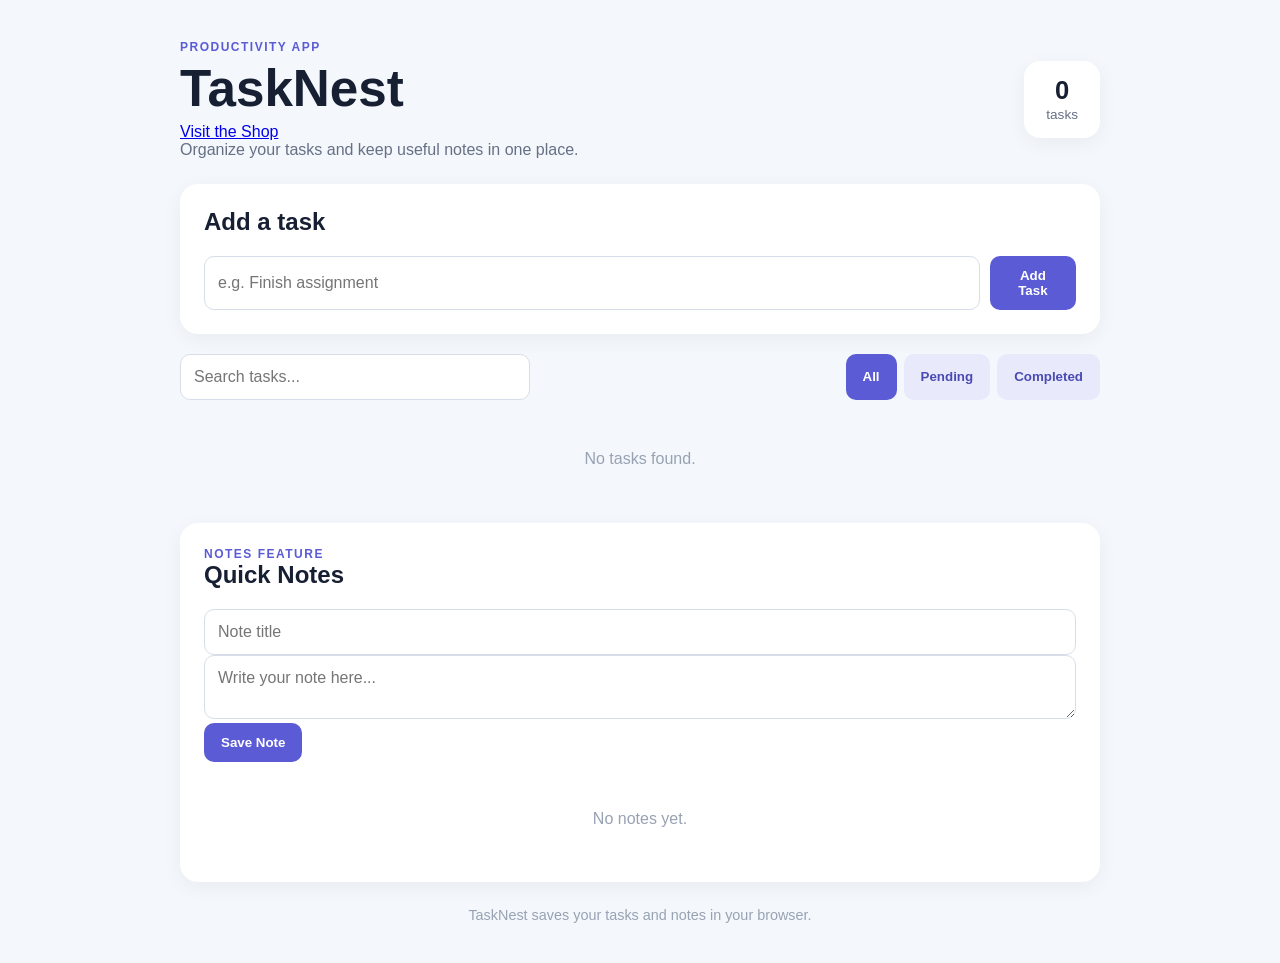
<file: index.html>
<!DOCTYPE html>
<html lang="en">
<head>
  <meta charset="UTF-8">
  <meta name="viewport" content="width=device-width, initial-scale=1.0">
  <title>TaskNest - To-Do & Notes</title>
  <link rel="stylesheet" href="style.css">
</head>
<body>
  <main class="app">
    <header>
      <div>
        <p class="eyebrow">PRODUCTIVITY APP</p>
        <h1>TaskNest</h1>
        <a href="shop/index.html" class="shop-link">Visit the Shop</a>
        <p class="subtitle">Organize your tasks and keep useful notes in one place.</p>
      </div>
      <div class="stats">
        <strong id="taskCount">0</strong>
        <span>tasks</span>
      </div>
    </header>

    <section class="card">
      <h2>Add a task</h2>
      <form id="taskForm" class="task-form">
        <input id="taskInput" type="text" placeholder="e.g. Finish assignment" maxlength="100" required>
        <button type="submit">Add Task</button>
      </form>
    </section>

    <section class="toolbar">
      <input id="searchInput" type="search" placeholder="Search tasks...">
      <div class="filters">
        <button class="filter active" data-filter="all">All</button>
        <button class="filter" data-filter="pending">Pending</button>
        <button class="filter" data-filter="completed">Completed</button>
      </div>
    </section>

    <section id="taskList" class="task-list"></section>

    <section class="card notes-card">
      <div class="section-heading">
        <div>
          <p class="eyebrow">NOTES FEATURE</p>
          <h2>Quick Notes</h2>
        </div>
      </div>
      <form id="noteForm">
        <input id="noteTitle" type="text" placeholder="Note title" maxlength="60" required>
        <textarea id="noteText" placeholder="Write your note here..." maxlength="500" required></textarea>
        <button type="submit">Save Note</button>
      </form>
      <div id="notesList" class="notes-list"></div>
    </section>

    <footer>TaskNest saves your tasks and notes in your browser.</footer>
  </main>
  <script src="script.js"></script>
</body>
</html>
</file>
<file: style.css>
* { box-sizing: border-box; }
body {
  margin: 0; font-family: Arial, sans-serif; background: #f4f7fb;
  color: #172033;
}
.app { width: min(920px, 92%); margin: 40px auto; }
header { display:flex; justify-content:space-between; gap:20px; align-items:center; margin-bottom:25px; }
h1 { font-size: clamp(2rem, 5vw, 3.2rem); margin: 5px 0; }
h2 { margin-top:0; }
.subtitle { color:#667085; margin:0; }
.eyebrow { color:#5b5bd6; font-weight:700; font-size:.75rem; letter-spacing:1.5px; margin:0; }
.stats { background:#fff; padding:15px 22px; border-radius:16px; box-shadow:0 5px 20px #0000000d; text-align:center; }
.stats strong { display:block; font-size:1.6rem; }
.stats span { color:#667085; font-size:.85rem; }
.card { background:#fff; padding:24px; border-radius:18px; box-shadow:0 5px 20px #0000000d; margin-bottom:20px; }
.task-form { display:flex; gap:10px; }
input, textarea { width:100%; border:1px solid #d8dee9; border-radius:10px; padding:13px; font:inherit; outline:none; }
input:focus, textarea:focus { border-color:#5b5bd6; }
button { border:0; border-radius:10px; padding:12px 17px; background:#5b5bd6; color:white; font-weight:700; cursor:pointer; }
button:hover { opacity:.9; }
.toolbar { display:flex; justify-content:space-between; gap:15px; margin:20px 0; }
.toolbar input { max-width:350px; }
.filters { display:flex; gap:7px; }
.filter { background:#e8eafc; color:#4a4ab2; }
.filter.active { background:#5b5bd6; color:white; }
.task-list { display:grid; gap:10px; margin-bottom:25px; }
.task { background:#fff; border-radius:14px; padding:16px; display:flex; align-items:center; gap:12px; box-shadow:0 4px 15px #00000009; }
.task.done .task-text { text-decoration:line-through; color:#98a2b3; }
.check { width:20px; height:20px; accent-color:#5b5bd6; }
.task-text { flex:1; }
.delete { background:#fee4e2; color:#b42318; padding:8px 11px; }
.note-form { display:grid; gap:10px; }
.notes-list { display:grid; grid-template-columns:repeat(auto-fit,minmax(220px,1fr)); gap:12px; margin-top:18px; }
.note { background:#fff8d9; border-radius:14px; padding:17px; position:relative; border:1px solid #f2e6a7; }
.note h3 { margin:0 0 8px; }
.note p { white-space:pre-wrap; color:#475467; margin:0 0 14px; }
.note .delete { float:right; }
.empty { text-align:center; color:#98a2b3; padding:30px; }
footer { text-align:center; color:#98a2b3; margin:25px 0; font-size:.9rem; }
@media (max-width:650px) {
  header, .toolbar { flex-direction:column; align-items:stretch; }
  .toolbar input { max-width:none; }
  .task-form { flex-direction:column; }
  .filters { justify-content:center; }
}
</file>
